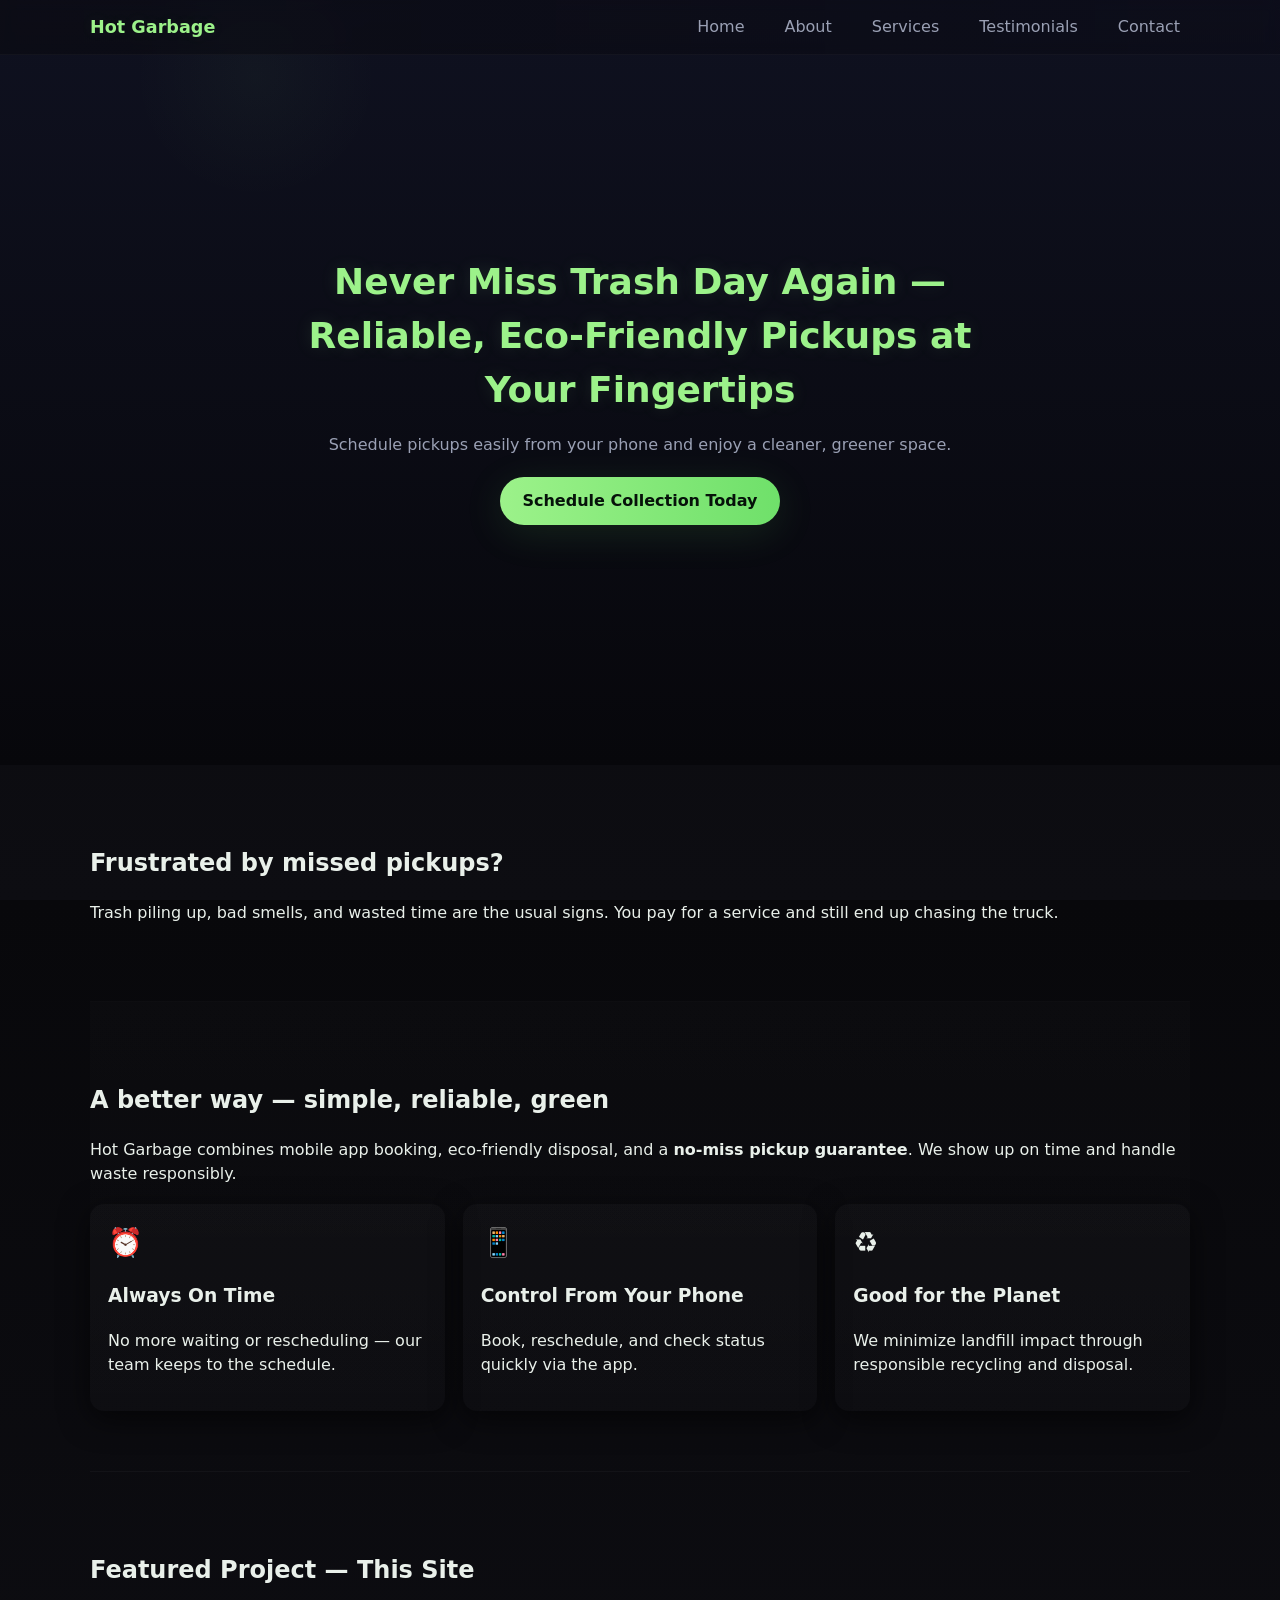
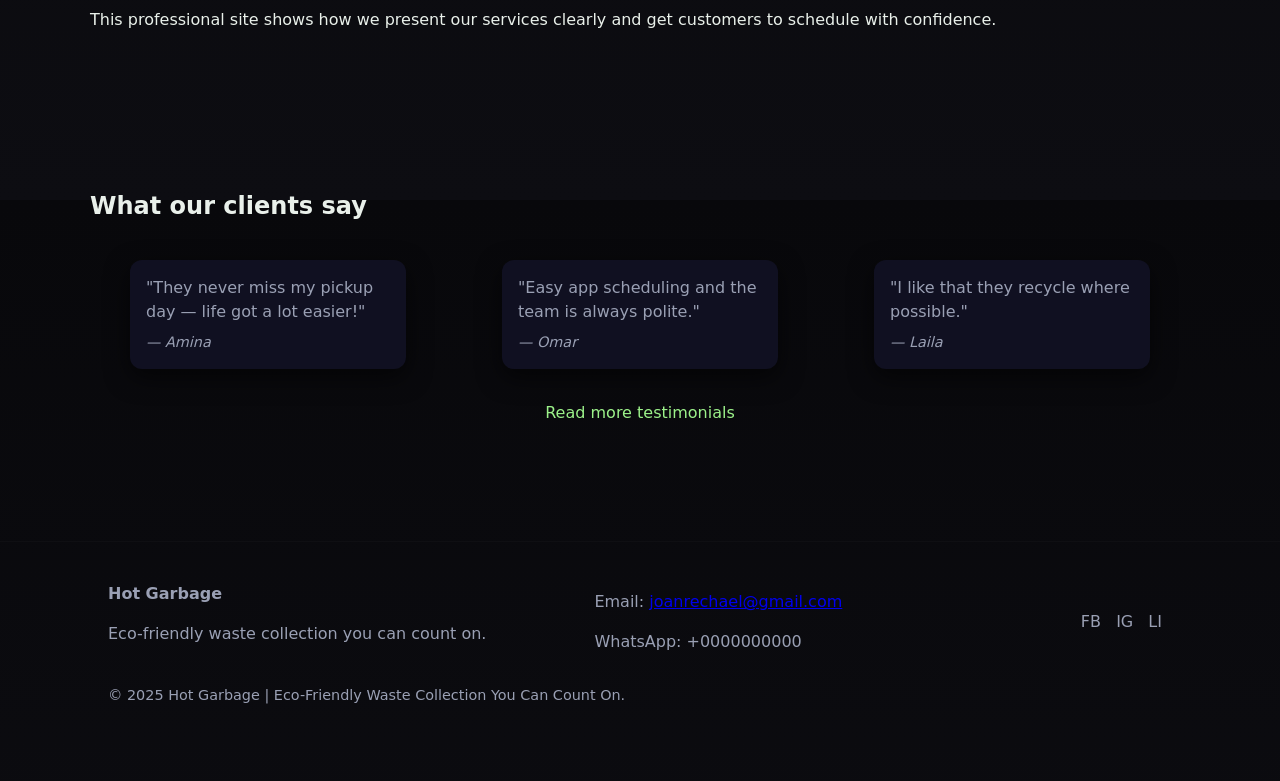
<file: index.html>
<!doctype html>
<html lang="en">
<head>
<meta charset="utf-8" />
<meta name="viewport" content="width=device-width,initial-scale=1" />
<title>Hot Garbage — Reliable, Eco-Friendly Pickups</title>
<meta name="description" content="Hot Garbage: Schedule reliable, eco-friendly waste pickups. Mobile app booking, no missed pickups, and responsible disposal." />
<link rel="stylesheet" href="css/style.css">
</head>
<body>
<nav class="nav">
  <div class="container nav-inner">
    <a class="brand" href="index.html">Hot Garbage</a>
    <button class="nav-toggle" id="navToggle" aria-label="Toggle navigation">☰</button>
    <ul class="nav-links" id="navLinks">
      <li><a href="index.html">Home</a></li>
      <li><a href="about.html">About</a></li>
      <li><a href="services.html">Services</a></li>
      <li><a href="testimonials.html">Testimonials</a></li>
      <li><a href="contact.html">Contact</a></li>
    </ul>
  </div>
</nav>

<header class="hero" id="home">
  <div class="container hero-inner">
    <h1>Never Miss Trash Day Again — Reliable, Eco‑Friendly Pickups at Your Fingertips</h1>
    <p class="lead">Schedule pickups easily from your phone and enjoy a cleaner, greener space.</p>
    <p><a class="cta" href="contact.html">Schedule Collection Today</a></p>
  </div>
</header>

<main>
  <section class="section container" id="problem">
    <h2>Frustrated by missed pickups?</h2>
    <p>Trash piling up, bad smells, and wasted time are the usual signs. You pay for a service and still end up chasing the truck.</p>
  </section>

  <section class="section alt container" id="solution">
    <h2>A better way — simple, reliable, green</h2>
    <p>Hot Garbage combines mobile app booking, eco‑friendly disposal, and a <strong>no-miss pickup guarantee</strong>. We show up on time and handle waste responsibly.</p>
    <div class="benefits">
      <article class="card">
        <div class="icon">⏰</div>
        <h3>Always On Time</h3>
        <p>No more waiting or rescheduling — our team keeps to the schedule.</p>
      </article>
      <article class="card">
        <div class="icon">📱</div>
        <h3>Control From Your Phone</h3>
        <p>Book, reschedule, and check status quickly via the app.</p>
      </article>
      <article class="card">
        <div class="icon">♻️</div>
        <h3>Good for the Planet</h3>
        <p>We minimize landfill impact through responsible recycling and disposal.</p>
      </article>
    </div>
  </section>

  <section class="section container" id="projects">
    <h2>Featured Project — This Site</h2>
    <p>This professional site shows how we present our services clearly and get customers to schedule with confidence.</p>
  </section>

  <section class="section container" id="testimonials-preview">
    <h2>What our clients say</h2>
    <div class="test-grid">
      <blockquote class="testimonial">"They never miss my pickup day — life got a lot easier!" <cite>— Amina</cite></blockquote>
      <blockquote class="testimonial">"Easy app scheduling and the team is always polite." <cite>— Omar</cite></blockquote>
      <blockquote class="testimonial">"I like that they recycle where possible." <cite>— Laila</cite></blockquote>
    </div>
    <p class="align-center"><a class="secondary" href="testimonials.html">Read more testimonials</a></p>
  </section>
</main>

<footer class="site-footer">
  <div class="container">
    <div class="footer-grid">
      <div>
        <strong>Hot Garbage</strong>
        <p>Eco-friendly waste collection you can count on.</p>
      </div>
      <div>
        <p>Email: <a href="mailto:joanrechael@gmail.com">joanrechael@gmail.com</a></p>
        <p>WhatsApp: +0000000000</p>
      </div>
      <div class="socials">
        <a href="#" aria-label="Facebook">FB</a> <a href="#" aria-label="Instagram">IG</a> <a href="#" aria-label="LinkedIn">LI</a>
      </div>
    </div>
    <p class="muted">© 2025 Hot Garbage | Eco-Friendly Waste Collection You Can Count On.</p>
  </div>
</footer>

<script src="js/script.js"></script>
</body>
</html>
</file>
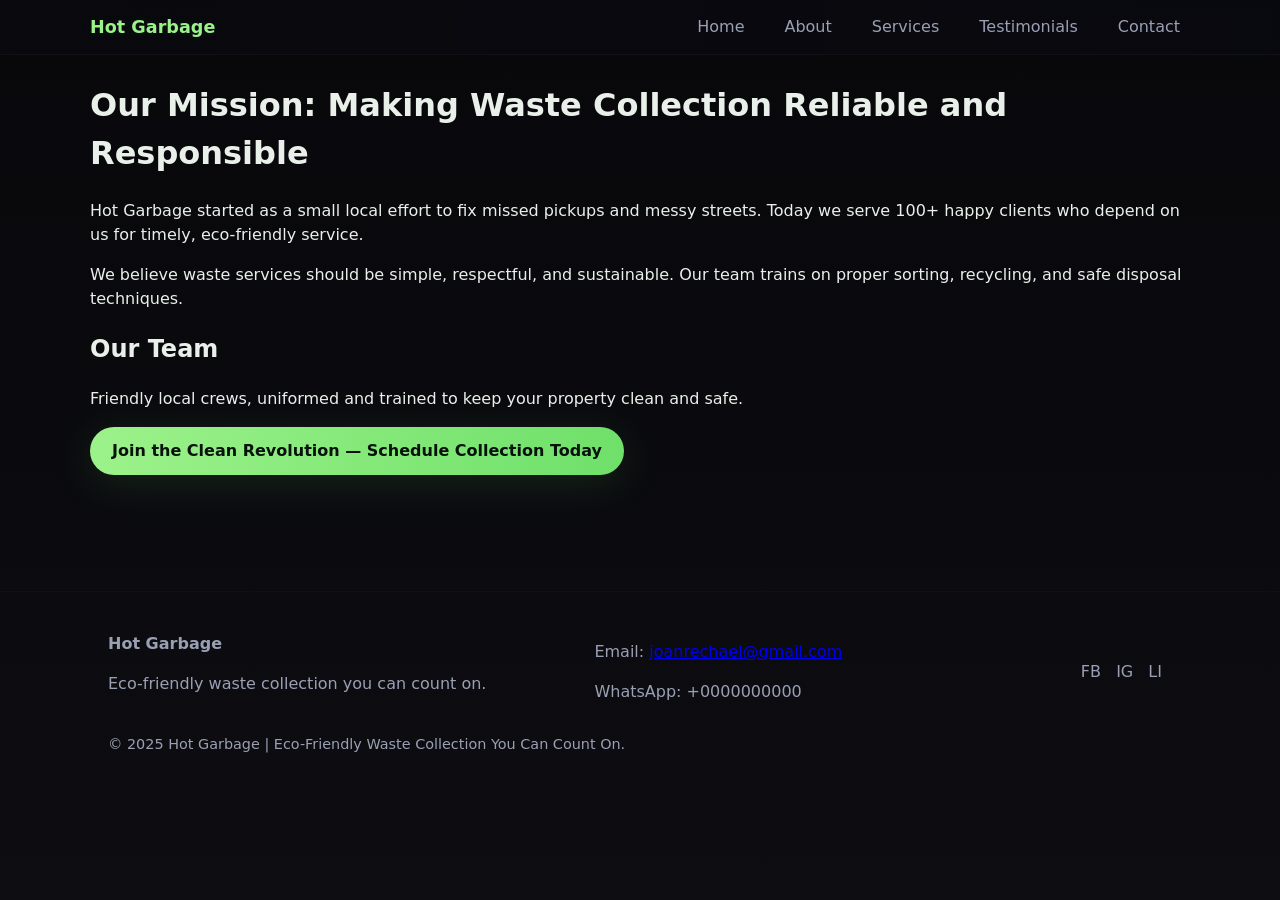
<file: about.html>
<!doctype html>
<html lang="en">
<head>
<meta charset="utf-8" />
<meta name="viewport" content="width=device-width,initial-scale=1" />
<title>About — Hot Garbage</title>
<meta name="description" content="About Hot Garbage — our mission and story." />
<link rel="stylesheet" href="css/style.css">
</head>
<body>
<nav class="nav">
  <div class="container nav-inner">
    <a class="brand" href="index.html">Hot Garbage</a>
    <button class="nav-toggle" id="navToggle2" aria-label="Toggle navigation">☰</button>
    <ul class="nav-links" id="navLinks2">
      <li><a href="index.html">Home</a></li>
      <li><a href="about.html">About</a></li>
      <li><a href="services.html">Services</a></li>
      <li><a href="testimonials.html">Testimonials</a></li>
      <li><a href="contact.html">Contact</a></li>
    </ul>
  </div>
</nav>

<main class="container section">
  <h1>Our Mission: Making Waste Collection Reliable and Responsible</h1>
  <p>Hot Garbage started as a small local effort to fix missed pickups and messy streets. Today we serve 100+ happy clients who depend on us for timely, eco-friendly service.</p>
  <p>We believe waste services should be simple, respectful, and sustainable. Our team trains on proper sorting, recycling, and safe disposal techniques.</p>

  <h2>Our Team</h2>
  <p>Friendly local crews, uniformed and trained to keep your property clean and safe.</p>

  <p><a class="cta" href="contact.html">Join the Clean Revolution — Schedule Collection Today</a></p>
</main>

<footer class="site-footer">
  <div class="container">
    <div class="footer-grid">
      <div>
        <strong>Hot Garbage</strong>
        <p>Eco-friendly waste collection you can count on.</p>
      </div>
      <div>
        <p>Email: <a href="mailto:joanrechael@gmail.com">joanrechael@gmail.com</a></p>
        <p>WhatsApp: +0000000000</p>
      </div>
      <div class="socials">
        <a href="#" aria-label="Facebook">FB</a> <a href="#" aria-label="Instagram">IG</a> <a href="#" aria-label="LinkedIn">LI</a>
      </div>
    </div>
    <p class="muted">© 2025 Hot Garbage | Eco-Friendly Waste Collection You Can Count On.</p>
  </div>
</footer>
<script src="js/script.js"></script>
</body>
</html>
</file>
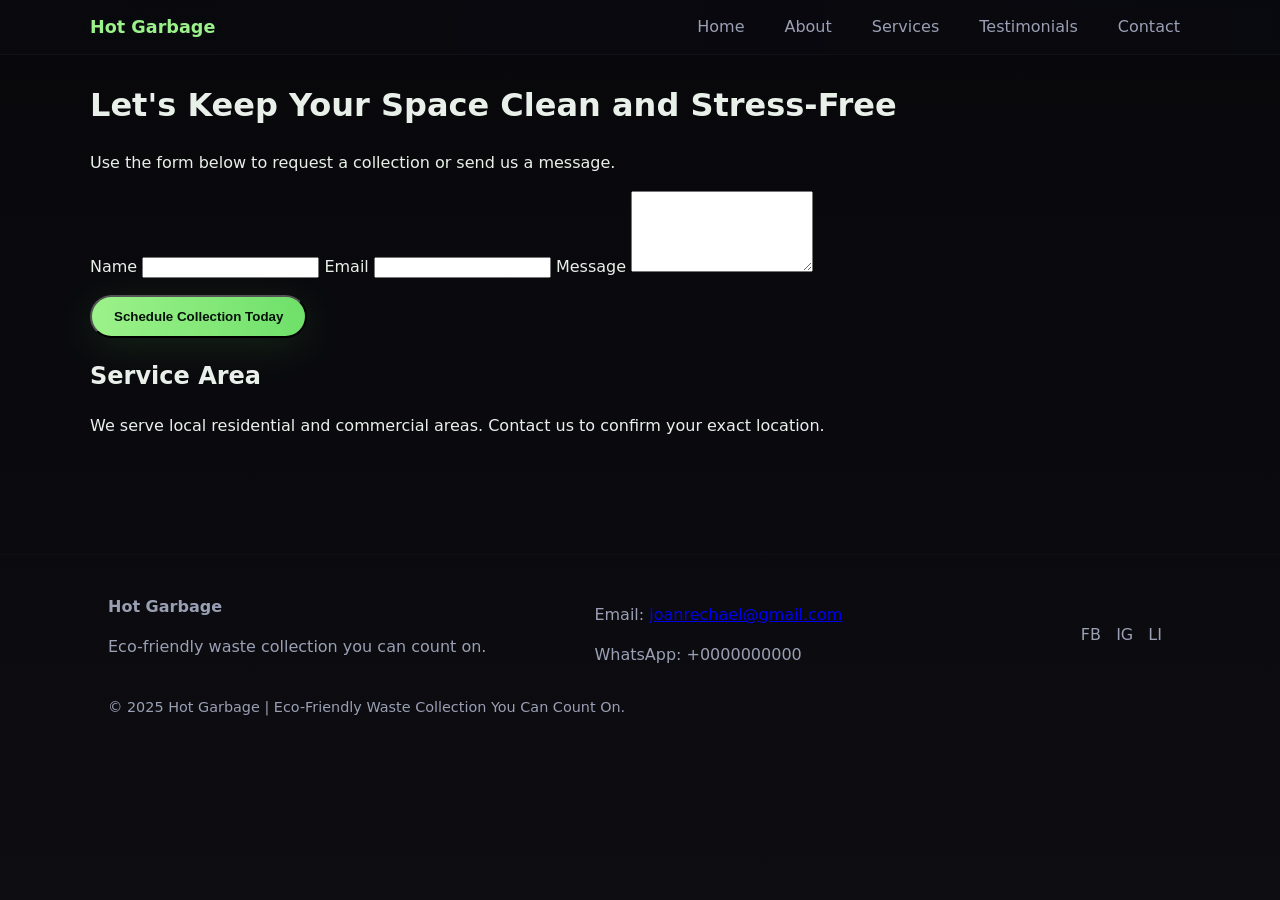
<file: contact.html>
<!doctype html>
<html lang="en">
<head><meta charset="utf-8" /><meta name="viewport" content="width=device-width,initial-scale=1" />
<title>Contact — Hot Garbage</title>
<meta name="description" content="Contact Hot Garbage to schedule a collection." />
<link rel="stylesheet" href="css/style.css"></head>
<body>
<nav class="nav">
  <div class="container nav-inner">
    <a class="brand" href="index.html">Hot Garbage</a>
    <button class="nav-toggle" id="navToggle5" aria-label="Toggle navigation">☰</button>
    <ul class="nav-links" id="navLinks5">
      <li><a href="index.html">Home</a></li>
      <li><a href="about.html">About</a></li>
      <li><a href="services.html">Services</a></li>
      <li><a href="testimonials.html">Testimonials</a></li>
      <li><a href="contact.html">Contact</a></li>
    </ul>
  </div>
</nav>

<main class="container section">
  <h1>Let's Keep Your Space Clean and Stress-Free</h1>
  <p>Use the form below to request a collection or send us a message.</p>
  <form action="mailto:joanrechael@gmail.com" method="post" enctype="text/plain" class="contact-form">
    <label for="name">Name</label>
    <input id="name" name="name" required>
    <label for="email">Email</label>
    <input id="email" name="email" type="email" required>
    <label for="message">Message</label>
    <textarea id="message" name="message" rows="5" required></textarea>
    <p><button class="cta" type="submit">Schedule Collection Today</button></p>
  </form>
  <h2>Service Area</h2>
  <p>We serve local residential and commercial areas. Contact us to confirm your exact location.</p>
</main>

<footer class="site-footer">
  <div class="container">
    <div class="footer-grid">
      <div>
        <strong>Hot Garbage</strong>
        <p>Eco-friendly waste collection you can count on.</p>
      </div>
      <div>
        <p>Email: <a href="mailto:joanrechael@gmail.com">joanrechael@gmail.com</a></p>
        <p>WhatsApp: +0000000000</p>
      </div>
      <div class="socials">
        <a href="#" aria-label="Facebook">FB</a> <a href="#" aria-label="Instagram">IG</a> <a href="#" aria-label="LinkedIn">LI</a>
      </div>
    </div>
    <p class="muted">© 2025 Hot Garbage | Eco-Friendly Waste Collection You Can Count On.</p>
  </div>
</footer>
<script src="js/script.js"></script>
</body>
</html>
</file>
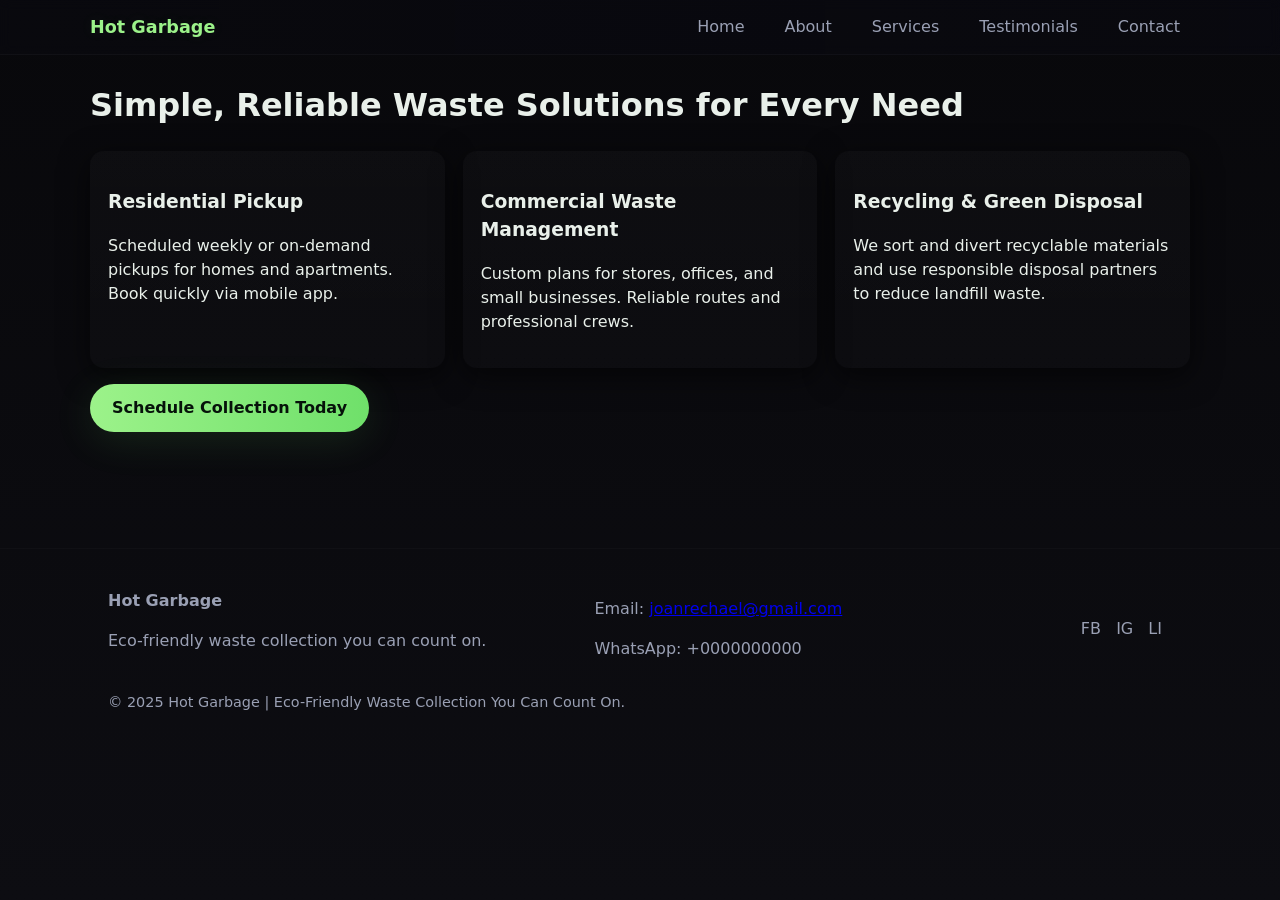
<file: services.html>
<!doctype html>
<html lang="en">
<head>
<meta charset="utf-8" />
<meta name="viewport" content="width=device-width,initial-scale=1" />
<title>Services — Hot Garbage</title>
<meta name="description" content="Services provided by Hot Garbage." />
<link rel="stylesheet" href="css/style.css">
</head>
<body>
<nav class="nav">
  <div class="container nav-inner">
    <a class="brand" href="index.html">Hot Garbage</a>
    <button class="nav-toggle" id="navToggle3" aria-label="Toggle navigation">☰</button>
    <ul class="nav-links" id="navLinks3">
      <li><a href="index.html">Home</a></li>
      <li><a href="about.html">About</a></li>
      <li><a href="services.html">Services</a></li>
      <li><a href="testimonials.html">Testimonials</a></li>
      <li><a href="contact.html">Contact</a></li>
    </ul>
  </div>
</nav>

<main class="container section">
  <h1>Simple, Reliable Waste Solutions for Every Need</h1>
  <div class="service-grid">
    <article class="card service">
      <h3>Residential Pickup</h3>
      <p>Scheduled weekly or on-demand pickups for homes and apartments. Book quickly via mobile app.</p>
    </article>
    <article class="card service">
      <h3>Commercial Waste Management</h3>
      <p>Custom plans for stores, offices, and small businesses. Reliable routes and professional crews.</p>
    </article>
    <article class="card service">
      <h3>Recycling & Green Disposal</h3>
      <p>We sort and divert recyclable materials and use responsible disposal partners to reduce landfill waste.</p>
    </article>
  </div>
  <p><a class="cta" href="contact.html">Schedule Collection Today</a></p>
</main>

<footer class="site-footer">
  <div class="container">
    <div class="footer-grid">
      <div>
        <strong>Hot Garbage</strong>
        <p>Eco-friendly waste collection you can count on.</p>
      </div>
      <div>
        <p>Email: <a href="mailto:joanrechael@gmail.com">joanrechael@gmail.com</a></p>
        <p>WhatsApp: +0000000000</p>
      </div>
      <div class="socials">
        <a href="#" aria-label="Facebook">FB</a> <a href="#" aria-label="Instagram">IG</a> <a href="#" aria-label="LinkedIn">LI</a>
      </div>
    </div>
    <p class="muted">© 2025 Hot Garbage | Eco-Friendly Waste Collection You Can Count On.</p>
  </div>
</footer>
<script src="js/script.js"></script>
</body>
</html>
</file>
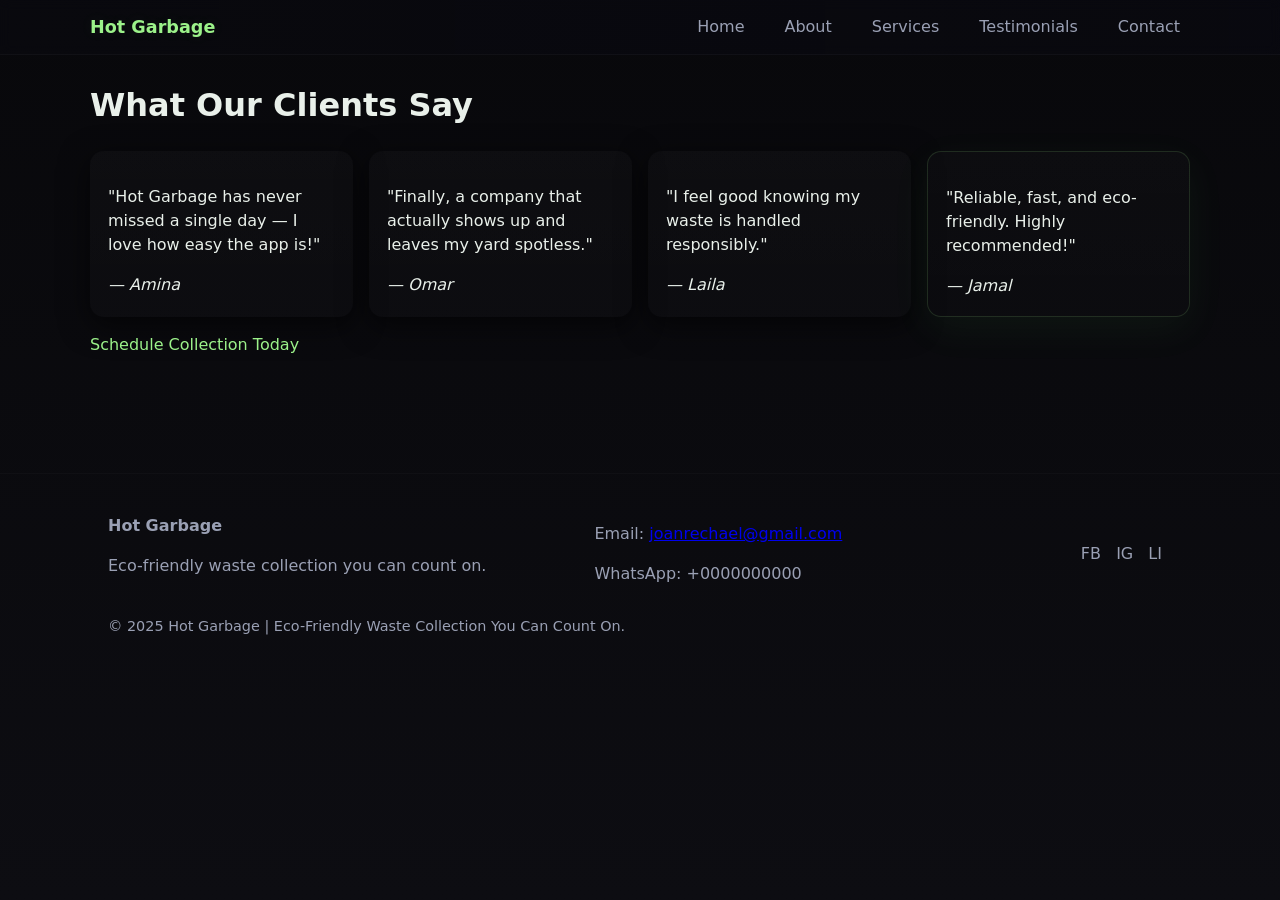
<file: testimonials.html>
<!doctype html>
<html lang="en">
<head><meta charset="utf-8" /><meta name="viewport" content="width=device-width,initial-scale=1" />
<title>Testimonials — Hot Garbage</title>
<meta name="description" content="Customer testimonials." />
<link rel="stylesheet" href="css/style.css"></head>
<body>
<nav class="nav">
  <div class="container nav-inner">
    <a class="brand" href="index.html">Hot Garbage</a>
    <button class="nav-toggle" id="navToggle4" aria-label="Toggle navigation">☰</button>
    <ul class="nav-links" id="navLinks4">
      <li><a href="index.html">Home</a></li>
      <li><a href="about.html">About</a></li>
      <li><a href="services.html">Services</a></li>
      <li><a href="testimonials.html">Testimonials</a></li>
      <li><a href="contact.html">Contact</a></li>
    </ul>
  </div>
</nav>

<main class="container section">
  <h1>What Our Clients Say</h1>
  <div class="test-grid">
    <div class="card testimonial-card">
      <p>"Hot Garbage has never missed a single day — I love how easy the app is!"</p>
      <cite>— Amina</cite>
    </div>
    <div class="card testimonial-card">
      <p>"Finally, a company that actually shows up and leaves my yard spotless."</p>
      <cite>— Omar</cite>
    </div>
    <div class="card testimonial-card">
      <p>"I feel good knowing my waste is handled responsibly."</p>
      <cite>— Laila</cite>
    </div>
    <div class="card testimonial-card highlight">
      <p>"Reliable, fast, and eco-friendly. Highly recommended!"</p>
      <cite>— Jamal</cite>
    </div>
  </div>
  <p><a class="secondary" href="contact.html">Schedule Collection Today</a></p>
</main>

<footer class="site-footer">
  <div class="container">
    <div class="footer-grid">
      <div>
        <strong>Hot Garbage</strong>
        <p>Eco-friendly waste collection you can count on.</p>
      </div>
      <div>
        <p>Email: <a href="mailto:joanrechael@gmail.com">joanrechael@gmail.com</a></p>
        <p>WhatsApp: +0000000000</p>
      </div>
      <div class="socials">
        <a href="#" aria-label="Facebook">FB</a> <a href="#" aria-label="Instagram">IG</a> <a href="#" aria-label="LinkedIn">LI</a>
      </div>
    </div>
    <p class="muted">© 2025 Hot Garbage | Eco-Friendly Waste Collection You Can Count On.</p>
  </div>
</footer>
<script src="js/script.js"></script>
</body>
</html>
</file>
<file: css/style.css>
/* Minimal, glowing lime + charcoal theme for Hot Garbage */
:root{
  --bg:#0d0d12; --card:#101021; --accent:#9cf28a; --muted:#9aa0b4; --glass:rgba(255,255,255,0.03);
  --radius:14px; --max:1100px;
}
*{box-sizing:border-box}
html,body{height:100%;margin:0;font-family:Inter, Poppins, system-ui, -apple-system, 'Segoe UI', Roboto;}
body{background:linear-gradient(180deg,#08080b 0%, #0d0d12 100%);color:#e9f0ea;line-height:1.5}
.container{max-width:var(--max);margin:0 auto;padding:0 18px}

/* Nav */
.nav{position:fixed;top:0;left:0;right:0;background:linear-gradient(90deg,rgba(10,10,16,0.6), rgba(10,10,20,0.45));backdrop-filter:blur(6px);border-bottom:1px solid rgba(255,255,255,0.03);z-index:60}
.nav-inner{display:flex;align-items:center;justify-content:space-between;padding:14px 0}
.brand{font-weight:700;color:var(--accent);text-decoration:none;font-size:1.1rem;text-shadow:0 0 14px rgba(156,242,138,0.08)}
.nav-links{list-style:none;display:flex;gap:20px;margin:0;padding:0}
.nav-links a{color:var(--muted);text-decoration:none;padding:8px 10px;border-radius:10px;transition:all .2s}
.nav-links a:hover{color:#06120a;background:linear-gradient(90deg,rgba(156,242,138,0.08), rgba(156,242,138,0.04));box-shadow:0 6px 30px rgba(156,242,138,0.06)}

/* Mobile toggle */
.nav-toggle{display:none;background:none;border:0;color:var(--muted);font-size:1.2rem}

/* Hero */
.hero{display:flex;align-items:center;justify-content:center;min-height:85vh;padding:110px 0 80px;background-image: radial-gradient(circle at 20% 10%, rgba(156,242,138,0.03), transparent 10%), linear-gradient(180deg,#0f1120, #07070b);text-align:center}
.hero-inner{max-width:800px}
.hero h1{font-size:clamp(1.5rem, 3vw, 2.25rem);margin:0 0 12px;color:var(--accent);text-shadow:0 0 18px rgba(156,242,138,0.12)}
.lead{color:var(--muted);margin-bottom:20px}
.cta{background:linear-gradient(90deg,var(--accent), #6fe06a);color:#06120a;padding:12px 22px;border-radius:999px;text-decoration:none;font-weight:700;box-shadow:0 8px 40px rgba(108,230,100,0.12);display:inline-block}
.secondary{color:var(--accent);text-decoration:none}

/* Sections */
.section{padding:60px 0}
.section.alt{background:linear-gradient(180deg, rgba(255,255,255,0.01), transparent);border-top:1px solid rgba(255,255,255,0.02);border-bottom:1px solid rgba(255,255,255,0.02)}

/* Cards & benefits */
.benefits{display:grid;grid-template-columns:repeat(auto-fit,minmax(220px,1fr));gap:18px;margin-top:18px}
.card{background:linear-gradient(180deg, rgba(255,255,255,0.02), rgba(255,255,255,0.01));padding:18px;border-radius:var(--radius);box-shadow:0 8px 30px rgba(0,0,0,0.6);min-height:140px}
.icon{font-size:28px;margin-bottom:8px}
.service-grid{display:grid;grid-template-columns:repeat(auto-fit,minmax(220px,1fr));gap:18px;margin-top:18px}

/* Testimonials */
.test-grid{display:grid;grid-template-columns:repeat(auto-fit,minmax(240px,1fr));gap:16px;margin-top:18px}
.testimonial{background:var(--card);padding:16px;border-radius:12px;box-shadow:0 8px 24px rgba(0,0,0,0.6);color:var(--muted)}
.testimonial cite{display:block;margin-top:8px;color:var(--muted);font-size:0.9rem}
.testimonial-card.highlight{border:1px solid rgba(156,242,138,0.14);box-shadow:0 12px 40px rgba(108,230,100,0.06)}

/* Footer */
.site-footer{padding:32px 0 60px;color:var(--muted);border-top:1px solid rgba(255,255,255,0.02);margin-top:40px}
.footer-grid{display:grid;grid-template-columns:1fr 1fr auto;gap:12px;align-items:center}
.socials a{color:var(--muted);text-decoration:none;margin-right:10px}

/* Utilities */
.muted{color:var(--muted);font-size:0.9rem}
.align-center{text-align:center}

/* Responsive */
@media (max-width:800px){
  .nav-links{display:none;position:absolute;right:18px;top:60px;background:rgba(10,10,12,0.95);padding:12px;border-radius:10px;flex-direction:column;min-width:160px}
  .nav-toggle{display:block}
  .nav-links.show{display:flex}
  .hero{padding-top:90px}
}
</file>
